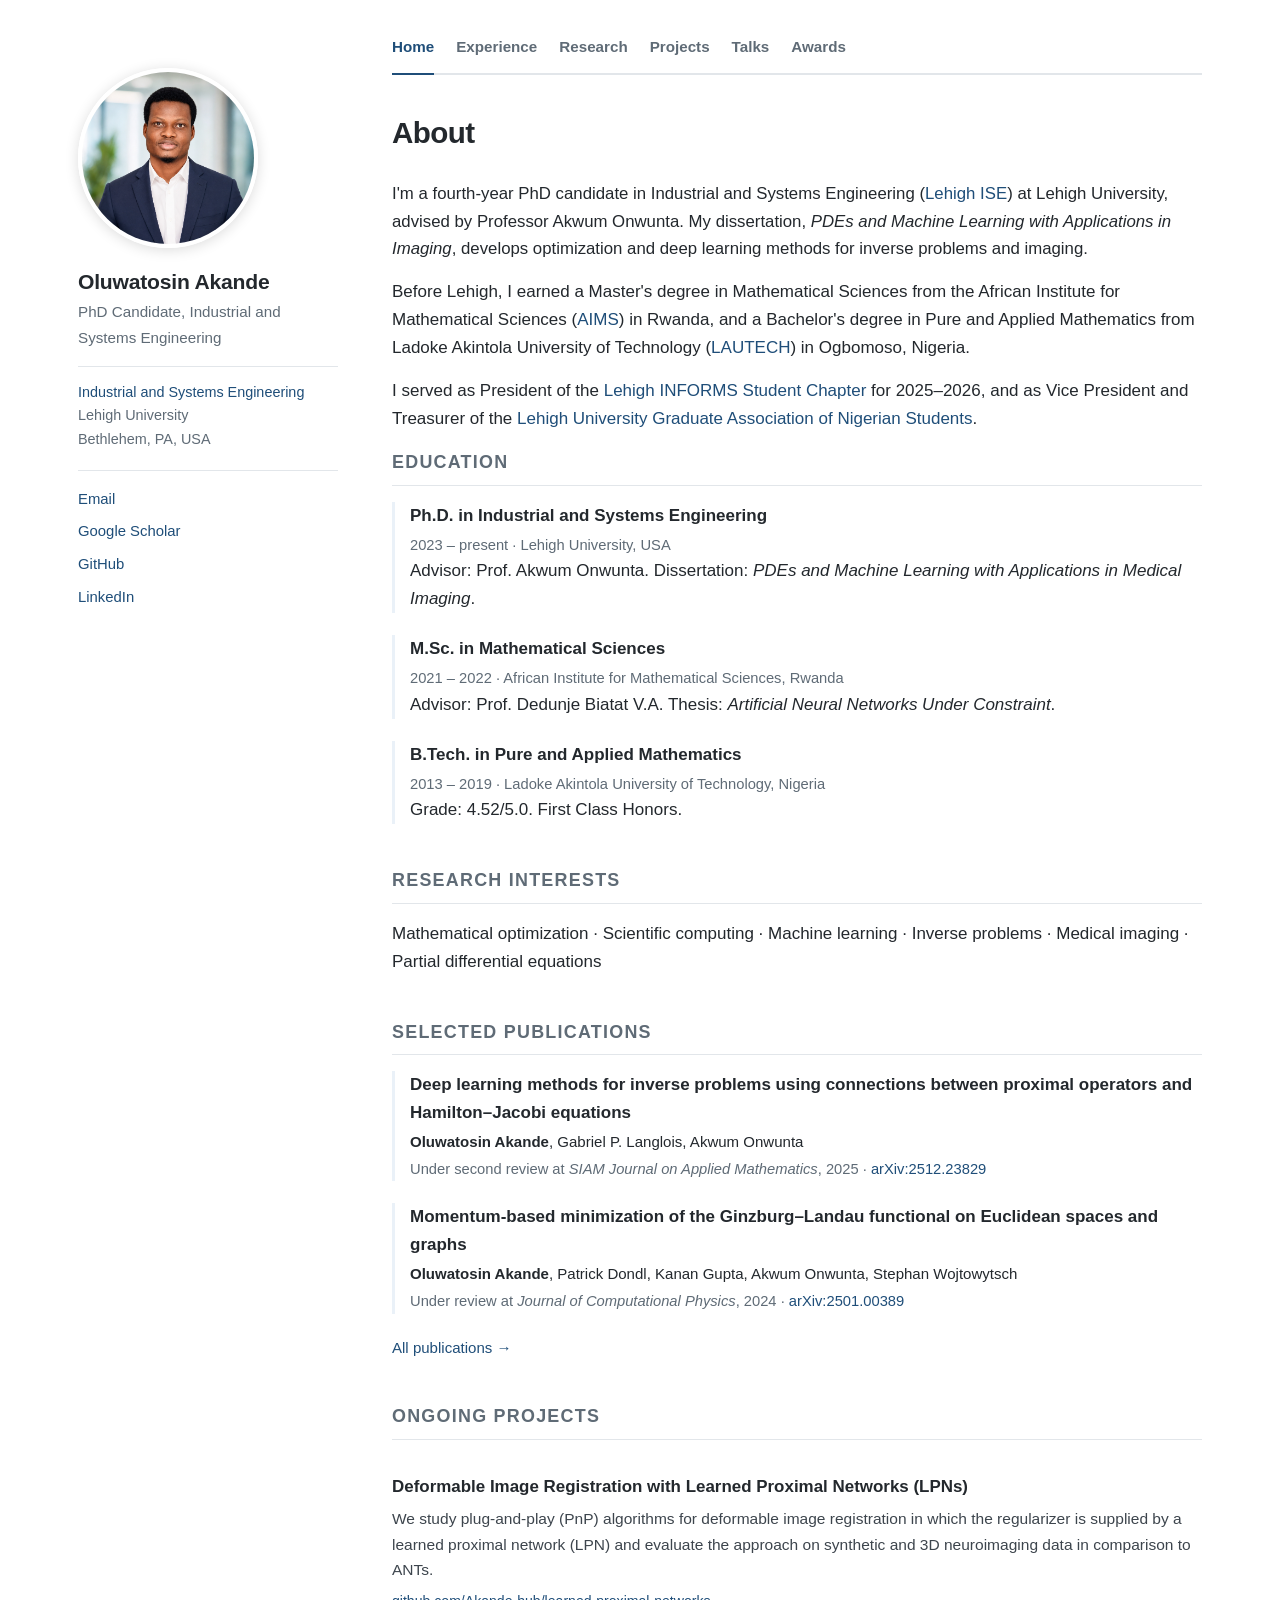
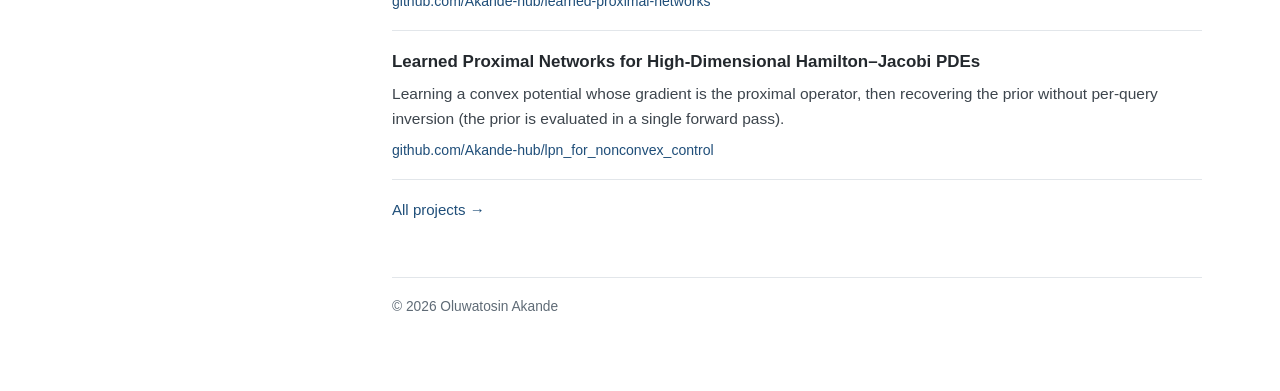
<file: index.html>
<!DOCTYPE html>
<html lang="en">
<head>
<meta charset="utf-8">
<meta name="viewport" content="width=device-width, initial-scale=1">
<title>Home &middot; Oluwatosin Akande</title>
<meta name="description" content="Oluwatosin Akande - PhD candidate in Industrial and Systems Engineering at Lehigh University. Mathematical optimization, machine learning, inverse problems, and PDEs.">
<link rel="stylesheet" href="assets/style.css">
</head>
<body>
<div class="wrap">

  <aside class="sidebar">
    <img class="avatar" src="assets/avatar.jpg" alt="Oluwatosin Akande">
    <h1>Oluwatosin Akande</h1>
    <p class="role">PhD Candidate, Industrial and Systems Engineering</p>
    <div class="affil">
      <a href="https://engineering.lehigh.edu/ise">Industrial and Systems Engineering</a><br>
      Lehigh University<br>
      Bethlehem, PA, USA
    </div>
    <ul class="links">
        <li><a href="mailto:oaa323@lehigh.edu">Email</a></li>
        <li><a href="https://scholar.google.com/citations?user=tNDgo-8AAAAJ&hl=en">Google Scholar</a></li>
        <li><a href="https://github.com/Akande-hub">GitHub</a></li>
        <li><a href="https://www.linkedin.com/in/akandeoluwatosin/">LinkedIn</a></li>
    </ul>
  </aside>

  <main class="main">
    <nav class="top">
        <a href="index.html" class="active">Home</a>
        <a href="experience.html">Experience</a>
        <a href="research.html">Research</a>
        <a href="projects.html">Projects</a>
        <a href="talks.html">Talks</a>
        <a href="awards.html">Awards</a>
    </nav>

    <h2 class="page-title">About</h2>

    <p class="lead">I'm a fourth-year PhD candidate in Industrial and Systems Engineering
    (<a href="https://engineering.lehigh.edu/ise">Lehigh ISE</a>) at Lehigh University, advised by
    Professor Akwum Onwunta. My dissertation, <em>PDEs and Machine Learning with Applications
    in Imaging</em>, develops optimization and deep learning methods for inverse
    problems and imaging.</p>
    <p>Before Lehigh, I earned a Master's degree in Mathematical Sciences from the African
    Institute for Mathematical Sciences (<a href="https://aims.ac.rw/">AIMS</a>) in Rwanda, and a
    Bachelor's degree in Pure and Applied Mathematics from Ladoke Akintola University of
    Technology (<a href="https://www.lautech.edu.ng/undergraduate-programmes">LAUTECH</a>) in
    Ogbomoso, Nigeria.</p>
    <p>I served as President of the
    <a href="https://www.linkedin.com/company/lehigh-informs-student-chapter/">Lehigh INFORMS Student Chapter</a>
    for 2025&ndash;2026, and as Vice President and Treasurer of the
    <a href="https://www.linkedin.com/company/nigerian-club-lehigh-university/">Lehigh University Graduate Association of Nigerian Students</a>.</p>

    <h3 class="section">Education</h3>

    <div class="entry">
      <span class="title">Ph.D. in Industrial and Systems Engineering</span>
      <div class="meta">2023 &ndash; present &middot; Lehigh University, USA</div>
      <p>Advisor: Prof. Akwum Onwunta. Dissertation: <em>PDEs and Machine Learning with Applications in Medical Imaging</em>.</p>
    </div>

    <div class="entry">
      <span class="title">M.Sc. in Mathematical Sciences</span>
      <div class="meta">2021 &ndash; 2022 &middot; African Institute for Mathematical Sciences, Rwanda</div>
      <p>Advisor: Prof. Dedunje Biatat V.A. Thesis: <em>Artificial Neural Networks Under Constraint</em>.</p>
    </div>

    <div class="entry">
      <span class="title">B.Tech. in Pure and Applied Mathematics</span>
      <div class="meta">2013 &ndash; 2019 &middot; Ladoke Akintola University of Technology, Nigeria</div>
      <p>Grade: 4.52/5.0. First Class Honors.</p>
    </div>

    <h3 class="section">Research Interests</h3>
    <p>Mathematical optimization &middot; Scientific computing &middot; Machine learning &middot; Inverse problems &middot; Medical imaging &middot; Partial differential equations</p>

    <h3 class="section">Selected Publications</h3>

    <div class="entry">
      <span class="title">Deep learning methods for inverse problems using connections between proximal operators and Hamilton&ndash;Jacobi equations</span>
      <div class="authors"><span class="me">Oluwatosin Akande</span>, Gabriel P. Langlois, Akwum Onwunta</div>
      <div class="meta">Under second review at <em>SIAM Journal on Applied Mathematics</em>, 2025 &middot;
      <a href="https://arxiv.org/abs/2512.23829">arXiv:2512.23829</a></div>
    </div>

    <div class="entry">
      <span class="title">Momentum-based minimization of the Ginzburg&ndash;Landau functional on Euclidean spaces and graphs</span>
      <div class="authors"><span class="me">Oluwatosin Akande</span>, Patrick Dondl, Kanan Gupta, Akwum Onwunta, Stephan Wojtowytsch</div>
      <div class="meta">Under review at <em>Journal of Computational Physics</em>, 2024 &middot;
      <a href="https://arxiv.org/abs/2501.00389">arXiv:2501.00389</a></div>
    </div>

    <p class="more"><a href="research.html">All publications &rarr;</a></p>

    <h3 class="section">Ongoing Projects</h3>

    <div class="project">
      <h4>Deformable Image Registration with Learned Proximal Networks (LPNs)</h4>
      <p>We study plug-and-play (PnP) algorithms for deformable image registration in which the regularizer is supplied by a learned proximal network (LPN) and evaluate the approach on synthetic and 3D neuroimaging data in comparison to ANTs.</p>
      <div class="repo"><a href="https://github.com/Akande-hub/learned-proximal-networks">github.com/Akande-hub/learned-proximal-networks</a></div>
    </div>

    <div class="project">
      <h4>Learned Proximal Networks for High-Dimensional Hamilton&ndash;Jacobi PDEs</h4>
      <p>Learning a convex potential whose gradient is the proximal operator, then recovering the prior without per-query inversion (the prior is evaluated in a single forward pass).</p>
      <div class="repo"><a href="https://github.com/Akande-hub/lpn_for_nonconvex_control">github.com/Akande-hub/lpn_for_nonconvex_control</a></div>
    </div>

    <p class="more"><a href="projects.html">All projects &rarr;</a></p>

    <footer class="site">
      &copy; 2026 Oluwatosin Akande
    </footer>
  </main>

</div>
</body>
</html>
</file>
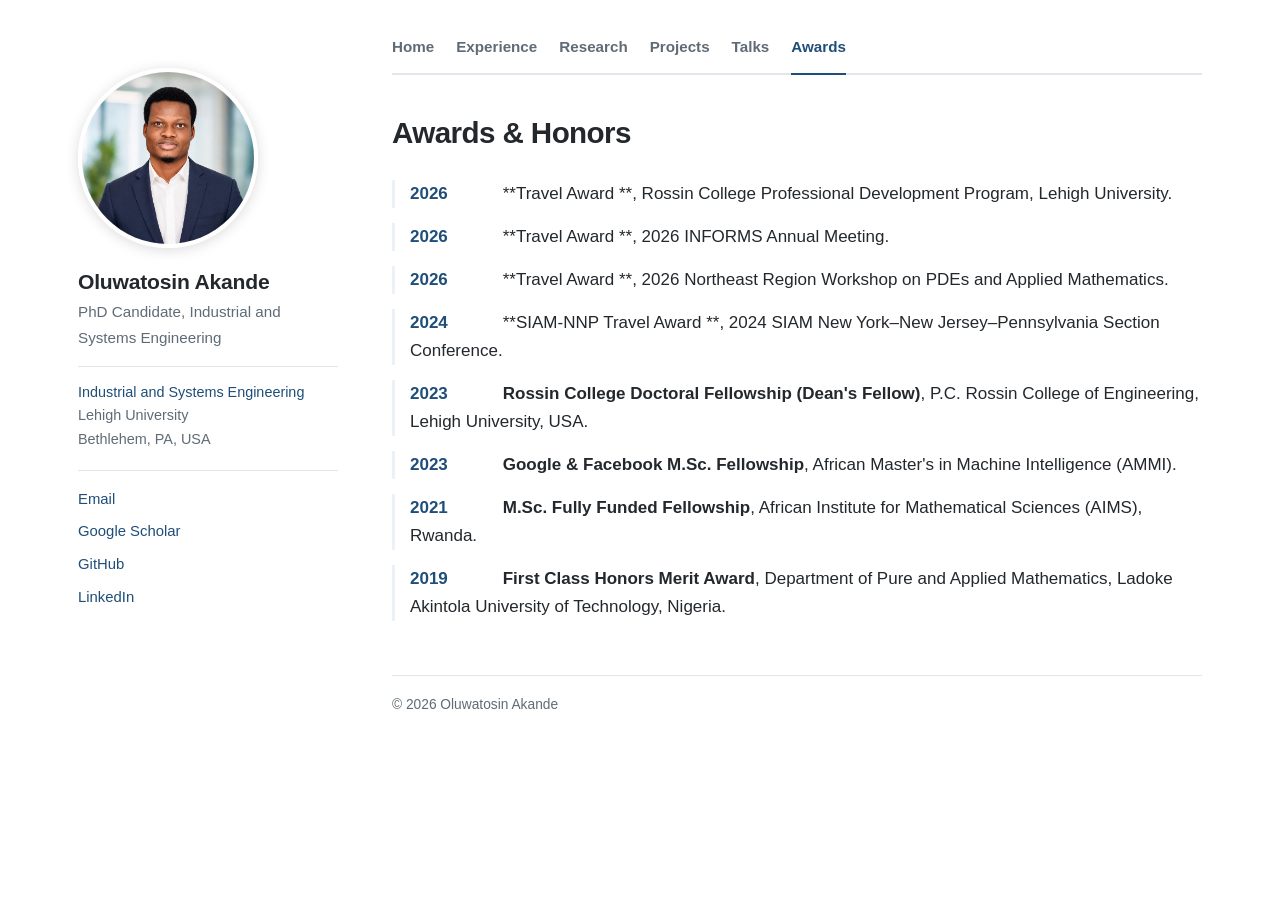
<file: awards.html>
<!DOCTYPE html>
<html lang="en">
<head>
<meta charset="utf-8">
<meta name="viewport" content="width=device-width, initial-scale=1">
<title>Awards &amp; Honors &middot; Oluwatosin Akande</title>
<meta name="description" content="Oluwatosin Akande - PhD candidate in Industrial and Systems Engineering at Lehigh University. Mathematical optimization, machine learning, inverse problems, and PDEs.">
<link rel="stylesheet" href="assets/style.css">
</head>
<body>
<div class="wrap">

  <aside class="sidebar">
    <img class="avatar" src="assets/avatar.jpg" alt="Oluwatosin Akande">
    <h1>Oluwatosin Akande</h1>
    <p class="role">PhD Candidate, Industrial and Systems Engineering</p>
    <div class="affil">
      <a href="https://engineering.lehigh.edu/ise">Industrial and Systems Engineering</a><br>
      Lehigh University<br>
      Bethlehem, PA, USA
    </div>
    <ul class="links">
        <li><a href="mailto:oaa323@lehigh.edu">Email</a></li>
        <li><a href="https://scholar.google.com/citations?user=tNDgo-8AAAAJ&hl=en">Google Scholar</a></li>
        <li><a href="https://github.com/Akande-hub">GitHub</a></li>
        <li><a href="https://www.linkedin.com/in/akandeoluwatosin/">LinkedIn</a></li>
    </ul>
  </aside>

  <main class="main">
    <nav class="top">
        <a href="index.html">Home</a>
        <a href="experience.html">Experience</a>
        <a href="research.html">Research</a>
        <a href="projects.html">Projects</a>
        <a href="talks.html">Talks</a>
        <a href="awards.html" class="active">Awards</a>
    </nav>

    <h2 class="page-title">Awards &amp; Honors</h2>

    <ul class="plain">
      <li><span class="year">2026</span> **Travel Award **, Rossin College Professional Development Program, Lehigh University.</li>
      <li><span class="year">2026</span> **Travel Award **, 2026 INFORMS Annual Meeting.</li>
      <li><span class="year">2026</span> **Travel Award **, 2026 Northeast Region Workshop on PDEs and Applied Mathematics.</li>
      <li><span class="year">2024</span> **SIAM-NNP Travel Award **, 2024 SIAM New York&ndash;New Jersey&ndash;Pennsylvania Section Conference.</li>
      <li><span class="year">2023</span> <strong>Rossin College Doctoral Fellowship (Dean's Fellow)</strong>, P.C. Rossin College of Engineering, Lehigh University, USA.</li>
      <li><span class="year">2023</span> <strong>Google &amp; Facebook M.Sc. Fellowship</strong>, African Master's in Machine Intelligence (AMMI).</li>
      <li><span class="year">2021</span> <strong>M.Sc. Fully Funded Fellowship</strong>, African Institute for Mathematical Sciences (AIMS), Rwanda.</li>
      <li><span class="year">2019</span> <strong>First Class Honors Merit Award</strong>, Department of Pure and Applied Mathematics, Ladoke Akintola University of Technology, Nigeria.</li>
    </ul>

    <footer class="site">
      &copy; 2026 Oluwatosin Akande
    </footer>
  </main>

</div>
</body>
</html>
</file>
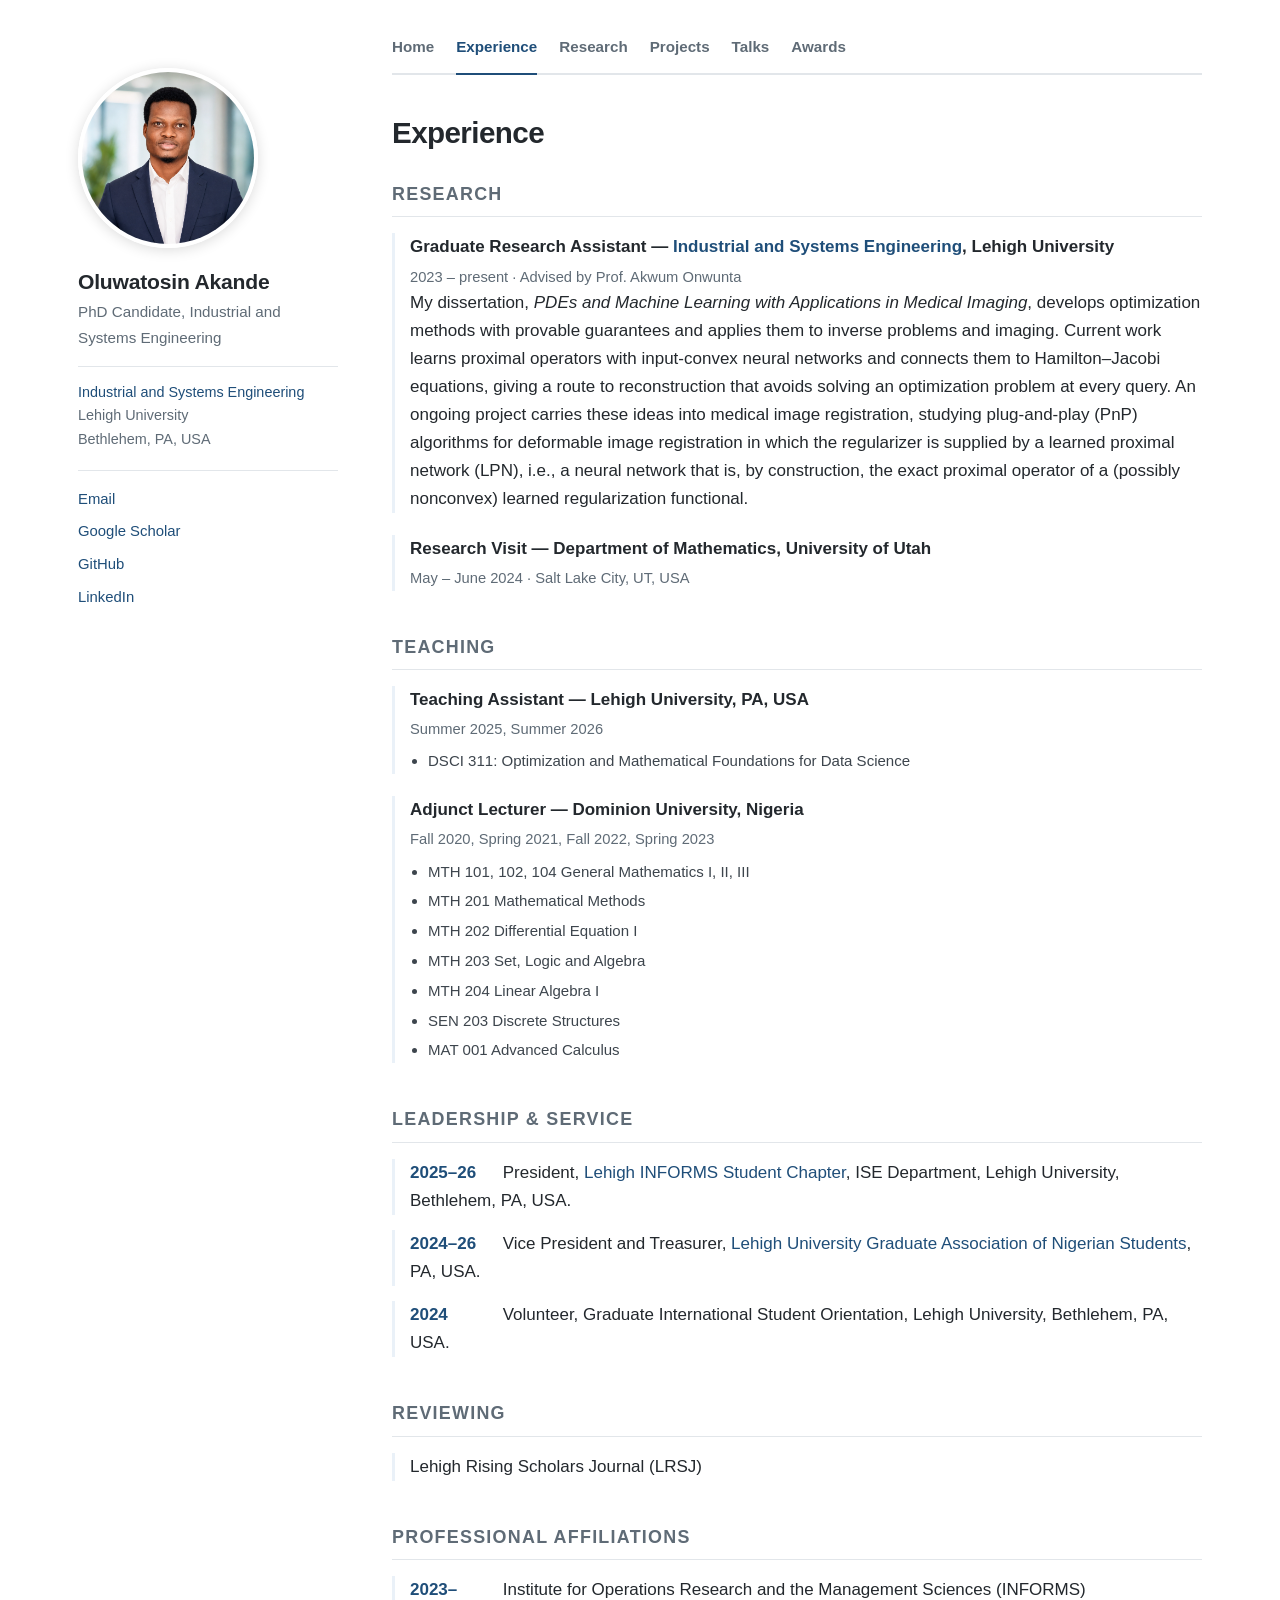
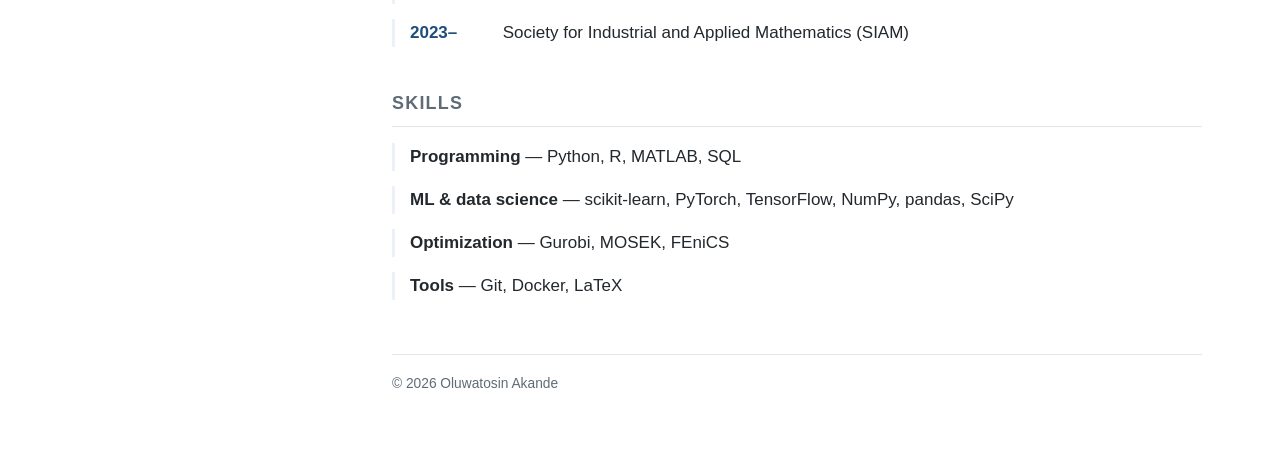
<file: experience.html>
<!DOCTYPE html>
<html lang="en">
<head>
<meta charset="utf-8">
<meta name="viewport" content="width=device-width, initial-scale=1">
<title>Experience &middot; Oluwatosin Akande</title>
<meta name="description" content="Oluwatosin Akande - PhD candidate in Industrial and Systems Engineering at Lehigh University. Mathematical optimization, machine learning, inverse problems, and PDEs.">
<link rel="stylesheet" href="assets/style.css">
</head>
<body>
<div class="wrap">

  <aside class="sidebar">
    <img class="avatar" src="assets/avatar.jpg" alt="Oluwatosin Akande">
    <h1>Oluwatosin Akande</h1>
    <p class="role">PhD Candidate, Industrial and Systems Engineering</p>
    <div class="affil">
      <a href="https://engineering.lehigh.edu/ise">Industrial and Systems Engineering</a><br>
      Lehigh University<br>
      Bethlehem, PA, USA
    </div>
    <ul class="links">
        <li><a href="mailto:oaa323@lehigh.edu">Email</a></li>
        <li><a href="https://scholar.google.com/citations?user=tNDgo-8AAAAJ&hl=en">Google Scholar</a></li>
        <li><a href="https://github.com/Akande-hub">GitHub</a></li>
        <li><a href="https://www.linkedin.com/in/akandeoluwatosin/">LinkedIn</a></li>
    </ul>
  </aside>

  <main class="main">
    <nav class="top">
        <a href="index.html">Home</a>
        <a href="experience.html" class="active">Experience</a>
        <a href="research.html">Research</a>
        <a href="projects.html">Projects</a>
        <a href="talks.html">Talks</a>
        <a href="awards.html">Awards</a>
    </nav>

    <h2 class="page-title">Experience</h2>

    <h3 class="section">Research</h3>

    <div class="entry">
      <span class="title">Graduate Research Assistant &mdash; <a href="https://engineering.lehigh.edu/ise">Industrial and Systems Engineering</a>, Lehigh University</span>
      <div class="meta">2023 &ndash; present &middot; Advised by Prof. Akwum Onwunta</div>
      <p>My dissertation, <em>PDEs and Machine Learning with Applications in Medical Imaging</em>, develops optimization methods with provable guarantees and applies them to inverse problems and imaging. Current work learns proximal operators with input-convex neural networks and connects them to Hamilton&ndash;Jacobi equations, giving a route to reconstruction that avoids solving an optimization problem at every query. An ongoing project carries these ideas into medical image registration, studying plug-and-play (PnP) algorithms for deformable image registration in which the regularizer is supplied by a learned proximal network (LPN), i.e., a neural network that is, by construction, the exact proximal operator of a (possibly nonconvex) learned regularization functional.</p>
    </div>

    <div class="entry">
      <span class="title">Research Visit &mdash; Department of Mathematics, University of Utah</span>
      <div class="meta">May &ndash; June 2024 &middot; Salt Lake City, UT, USA</div>
    </div>

    <h3 class="section">Teaching</h3>

    <div class="entry">
      <span class="title">Teaching Assistant &mdash; Lehigh University, PA, USA</span>
      <div class="meta">Summer 2025, Summer 2026</div>
      <ul class="plain tight">
        <li>DSCI 311: Optimization and Mathematical Foundations for Data Science</li>
      </ul>
    </div>

    <div class="entry">
      <span class="title">Adjunct Lecturer &mdash; Dominion University, Nigeria</span>
      <div class="meta">Fall 2020, Spring 2021, Fall 2022, Spring 2023</div>
      <ul class="plain tight">
        <li>MTH 101, 102, 104 General Mathematics I, II, III</li>
        <li>MTH 201 Mathematical Methods</li>
        <li>MTH 202 Differential Equation I</li>
        <li>MTH 203 Set, Logic and Algebra</li>
        <li>MTH 204 Linear Algebra I</li>
        <li>SEN 203 Discrete Structures</li>
        <li>MAT 001 Advanced Calculus</li>
      </ul>
    </div>

    <h3 class="section">Leadership &amp; Service</h3>
    <ul class="plain">
      <li><span class="year">2025&ndash;26</span> President, <a href="https://www.linkedin.com/company/lehigh-informs-student-chapter/">Lehigh INFORMS Student Chapter</a>, ISE Department, Lehigh University, Bethlehem, PA, USA.</li>
      <li><span class="year">2024&ndash;26</span> Vice President and Treasurer, <a href="https://www.linkedin.com/company/nigerian-club-lehigh-university/">Lehigh University Graduate Association of Nigerian Students</a>, PA, USA.</li>
      <li><span class="year">2024</span> Volunteer, Graduate International Student Orientation, Lehigh University, Bethlehem, PA, USA.</li>
    </ul>

    <h3 class="section">Reviewing</h3>
    <ul class="plain">
      <li>Lehigh Rising Scholars Journal (LRSJ)</li>
    </ul>

    <h3 class="section">Professional Affiliations</h3>
    <ul class="plain">
      <li><span class="year">2023&ndash;</span> Institute for Operations Research and the Management Sciences (INFORMS)</li>
      <li><span class="year">2023&ndash;</span> Society for Industrial and Applied Mathematics (SIAM)</li>
    </ul>

    <h3 class="section">Skills</h3>
    <ul class="plain">
      <li><strong>Programming</strong> &mdash; Python, R, MATLAB, SQL</li>
      <li><strong>ML &amp; data science</strong> &mdash; scikit-learn, PyTorch, TensorFlow, NumPy, pandas, SciPy</li>
      <li><strong>Optimization</strong> &mdash; Gurobi, MOSEK, FEniCS</li>
      <li><strong>Tools</strong> &mdash; Git, Docker, LaTeX</li>
    </ul>

    <footer class="site">
      &copy; 2026 Oluwatosin Akande
    </footer>
  </main>

</div>
</body>
</html>
</file>
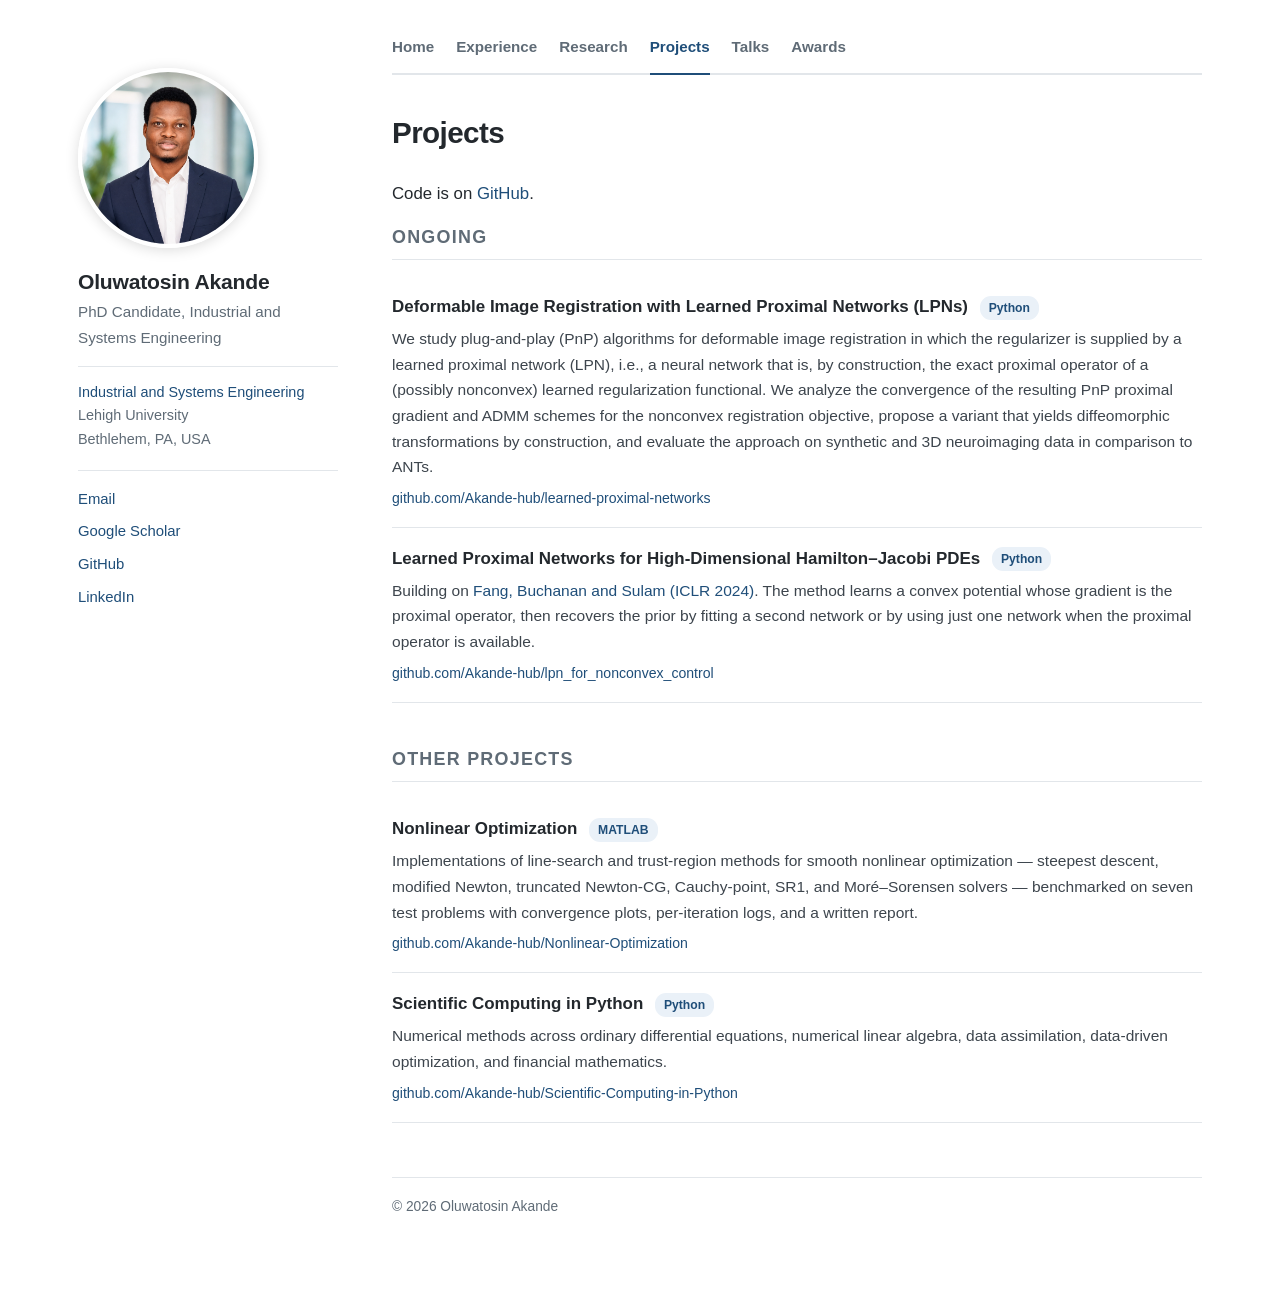
<file: projects.html>
<!DOCTYPE html>
<html lang="en">
<head>
<meta charset="utf-8">
<meta name="viewport" content="width=device-width, initial-scale=1">
<title>Projects &middot; Oluwatosin Akande</title>
<meta name="description" content="Oluwatosin Akande - PhD candidate in Industrial and Systems Engineering at Lehigh University. Mathematical optimization, machine learning, inverse problems, and PDEs.">
<link rel="stylesheet" href="assets/style.css">
</head>
<body>
<div class="wrap">

  <aside class="sidebar">
    <img class="avatar" src="assets/avatar.jpg" alt="Oluwatosin Akande">
    <h1>Oluwatosin Akande</h1>
    <p class="role">PhD Candidate, Industrial and Systems Engineering</p>
    <div class="affil">
      <a href="https://engineering.lehigh.edu/ise">Industrial and Systems Engineering</a><br>
      Lehigh University<br>
      Bethlehem, PA, USA
    </div>
    <ul class="links">
        <li><a href="mailto:oaa323@lehigh.edu">Email</a></li>
        <li><a href="https://scholar.google.com/citations?user=tNDgo-8AAAAJ&hl=en">Google Scholar</a></li>
        <li><a href="https://github.com/Akande-hub">GitHub</a></li>
        <li><a href="https://www.linkedin.com/in/akandeoluwatosin/">LinkedIn</a></li>
    </ul>
  </aside>

  <main class="main">
    <nav class="top">
        <a href="index.html">Home</a>
        <a href="experience.html">Experience</a>
        <a href="research.html">Research</a>
        <a href="projects.html" class="active">Projects</a>
        <a href="talks.html">Talks</a>
        <a href="awards.html">Awards</a>
    </nav>

    <h2 class="page-title">Projects</h2>

    <p class="lead">Code is on <a href="https://github.com/Akande-hub">GitHub</a>.</p>

    <h3 class="section">Ongoing</h3>

    <div class="project">
      <h4>Deformable Image Registration with Learned Proximal Networks (LPNs) <span class="tag">Python</span></h4>
      <p>We study plug-and-play (PnP) algorithms for deformable image registration in which the regularizer is supplied by a learned proximal network (LPN), i.e., a neural network that is, by construction, the exact proximal operator of a (possibly nonconvex) learned regularization functional. We analyze the convergence of the resulting PnP proximal gradient and ADMM schemes for the nonconvex registration objective, propose a variant that yields diffeomorphic transformations by construction, and evaluate the approach on synthetic and 3D neuroimaging data in comparison to ANTs.</p>
      <div class="repo"><a href="https://github.com/Akande-hub/learned-proximal-networks">github.com/Akande-hub/learned-proximal-networks</a></div>
    </div>

    <div class="project">
      <h4>Learned Proximal Networks for High-Dimensional Hamilton&ndash;Jacobi PDEs <span class="tag">Python</span></h4>
      <p>Building on <a href="https://openreview.net/pdf?id=kNPcOaqC5r">Fang, Buchanan and Sulam (ICLR 2024)</a>. The method learns a convex potential whose gradient is the proximal operator, then recovers the prior by fitting a second network or by using just one network when the proximal operator is available.</p>
      <div class="repo"><a href="https://github.com/Akande-hub/lpn_for_nonconvex_control">github.com/Akande-hub/lpn_for_nonconvex_control</a></div>
    </div>

    <h3 class="section">Other Projects</h3>

    <div class="project">
      <h4>Nonlinear Optimization <span class="tag">MATLAB</span></h4>
      <p>Implementations of line-search and trust-region methods for smooth nonlinear optimization &mdash; steepest descent, modified Newton, truncated Newton-CG, Cauchy-point, SR1, and Mor&eacute;&ndash;Sorensen solvers &mdash; benchmarked on seven test problems with convergence plots, per-iteration logs, and a written report.</p>
      <div class="repo"><a href="https://github.com/Akande-hub/Nonlinear-Optimization">github.com/Akande-hub/Nonlinear-Optimization</a></div>
    </div>

    <div class="project">
      <h4>Scientific Computing in Python <span class="tag">Python</span></h4>
      <p>Numerical methods across ordinary differential equations, numerical linear algebra, data assimilation, data-driven optimization, and financial mathematics.</p>
      <div class="repo"><a href="https://github.com/Akande-hub/Scientific-Computing-in-Python">github.com/Akande-hub/Scientific-Computing-in-Python</a></div>
    </div>

    <footer class="site">
      &copy; 2026 Oluwatosin Akande
    </footer>
  </main>

</div>
</body>
</html>
</file>
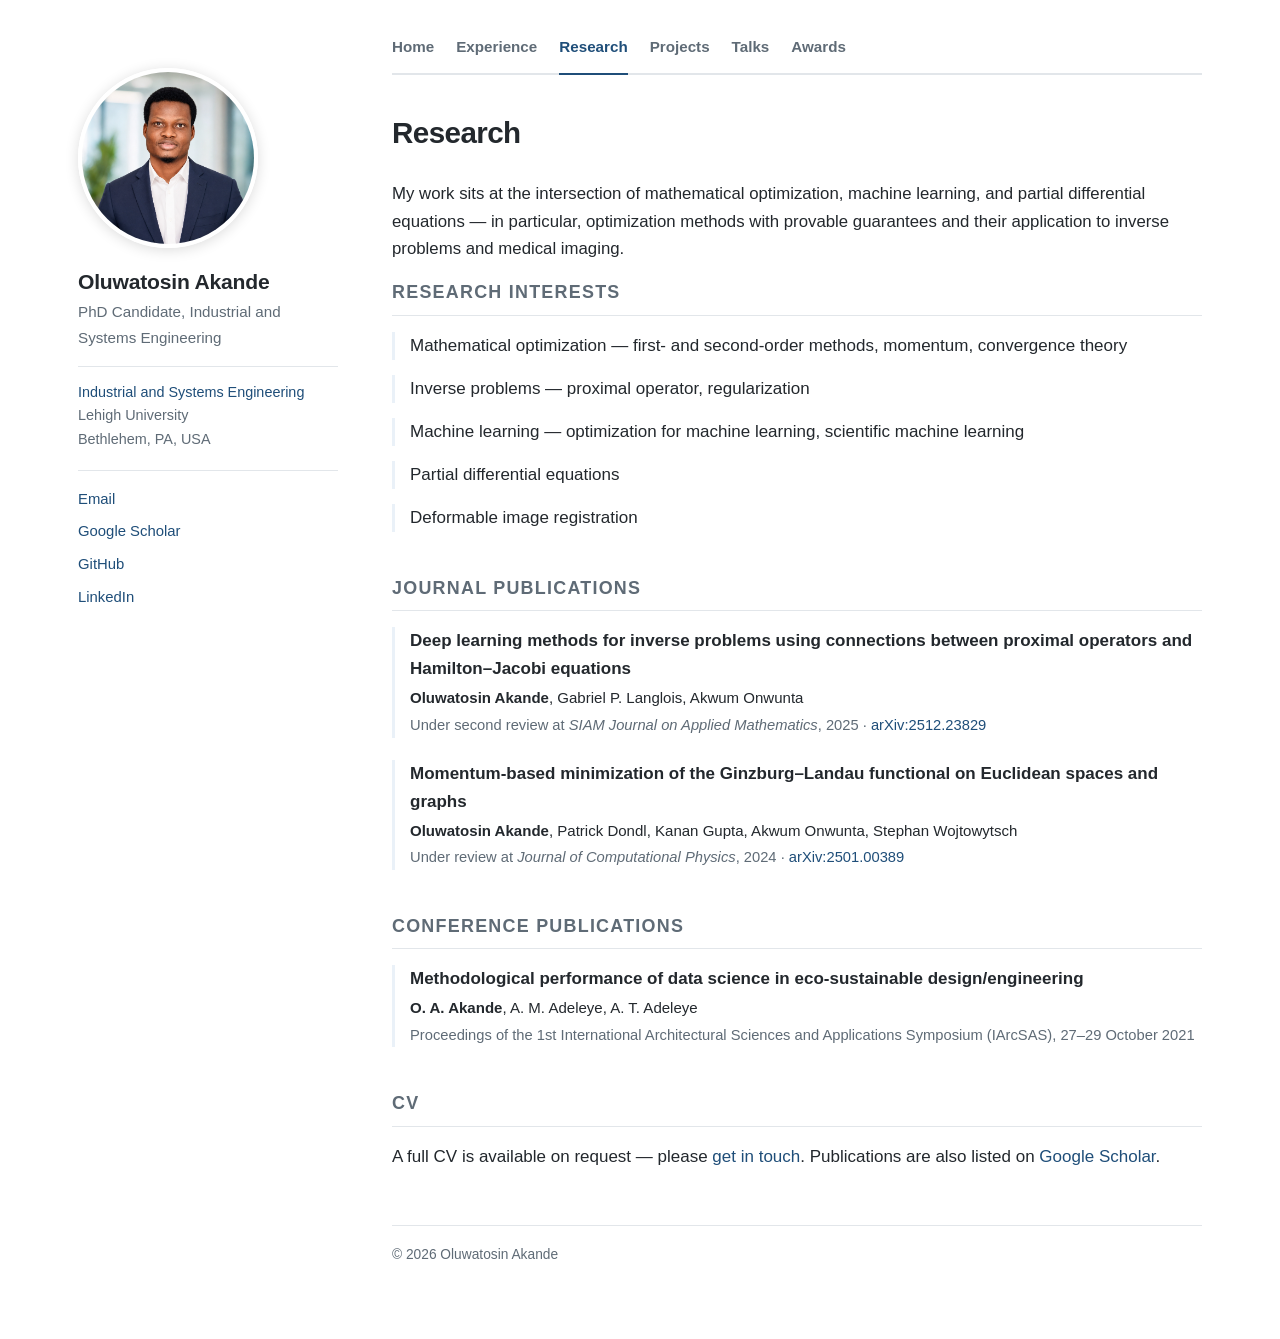
<file: research.html>
<!DOCTYPE html>
<html lang="en">
<head>
<meta charset="utf-8">
<meta name="viewport" content="width=device-width, initial-scale=1">
<title>Research &middot; Oluwatosin Akande</title>
<meta name="description" content="Oluwatosin Akande - PhD candidate in Industrial and Systems Engineering at Lehigh University. Mathematical optimization, machine learning, inverse problems, and PDEs.">
<link rel="stylesheet" href="assets/style.css">
</head>
<body>
<div class="wrap">

  <aside class="sidebar">
    <img class="avatar" src="assets/avatar.jpg" alt="Oluwatosin Akande">
    <h1>Oluwatosin Akande</h1>
    <p class="role">PhD Candidate, Industrial and Systems Engineering</p>
    <div class="affil">
      <a href="https://engineering.lehigh.edu/ise">Industrial and Systems Engineering</a><br>
      Lehigh University<br>
      Bethlehem, PA, USA
    </div>
    <ul class="links">
        <li><a href="mailto:oaa323@lehigh.edu">Email</a></li>
        <li><a href="https://scholar.google.com/citations?user=tNDgo-8AAAAJ&hl=en">Google Scholar</a></li>
        <li><a href="https://github.com/Akande-hub">GitHub</a></li>
        <li><a href="https://www.linkedin.com/in/akandeoluwatosin/">LinkedIn</a></li>
    </ul>
  </aside>

  <main class="main">
    <nav class="top">
        <a href="index.html">Home</a>
        <a href="experience.html">Experience</a>
        <a href="research.html" class="active">Research</a>
        <a href="projects.html">Projects</a>
        <a href="talks.html">Talks</a>
        <a href="awards.html">Awards</a>
    </nav>

    <h2 class="page-title">Research</h2>

    <p class="lead">My work sits at the intersection of mathematical optimization, machine learning, and partial differential equations &mdash; in particular, optimization methods with provable guarantees and their application to inverse problems and medical imaging.</p>

    <h3 class="section">Research Interests</h3>
    <ul class="plain">
      <li>Mathematical optimization &mdash; first- and second-order methods, momentum, convergence theory</li>
      <li>Inverse problems &mdash; proximal operator, regularization</li>
      <li>Machine learning &mdash; optimization for machine learning, scientific machine learning</li>
      <li>Partial differential equations</li>
      <li>Deformable image registration</li>
    </ul>

    <h3 class="section">Journal Publications</h3>

    <div class="entry">
      <span class="title">Deep learning methods for inverse problems using connections between proximal operators and Hamilton&ndash;Jacobi equations</span>
      <div class="authors"><span class="me">Oluwatosin Akande</span>, Gabriel P. Langlois, Akwum Onwunta</div>
      <div class="meta">Under second review at <em>SIAM Journal on Applied Mathematics</em>, 2025 &middot;
      <a href="https://arxiv.org/abs/2512.23829">arXiv:2512.23829</a></div>
    </div>

    <div class="entry">
      <span class="title">Momentum-based minimization of the Ginzburg&ndash;Landau functional on Euclidean spaces and graphs</span>
      <div class="authors"><span class="me">Oluwatosin Akande</span>, Patrick Dondl, Kanan Gupta, Akwum Onwunta, Stephan Wojtowytsch</div>
      <div class="meta">Under review at <em>Journal of Computational Physics</em>, 2024 &middot;
      <a href="https://arxiv.org/abs/2501.00389">arXiv:2501.00389</a></div>
    </div>

    <h3 class="section">Conference Publications</h3>

    <div class="entry">
      <span class="title">Methodological performance of data science in eco-sustainable design/engineering</span>
      <div class="authors"><span class="me">O. A. Akande</span>, A. M. Adeleye, A. T. Adeleye</div>
      <div class="meta">Proceedings of the 1st International Architectural Sciences and Applications Symposium (IArcSAS), 27&ndash;29 October 2021</div>
    </div>

    <h3 class="section">CV</h3>
    <p>A full CV is available on request &mdash; please <a href="mailto:oaa323@lehigh.edu">get in touch</a>. Publications are also listed on <a href="https://scholar.google.com/citations?user=tNDgo-8AAAAJ&amp;hl=en">Google Scholar</a>.</p>

    <footer class="site">
      &copy; 2026 Oluwatosin Akande
    </footer>
  </main>

</div>
</body>
</html>
</file>
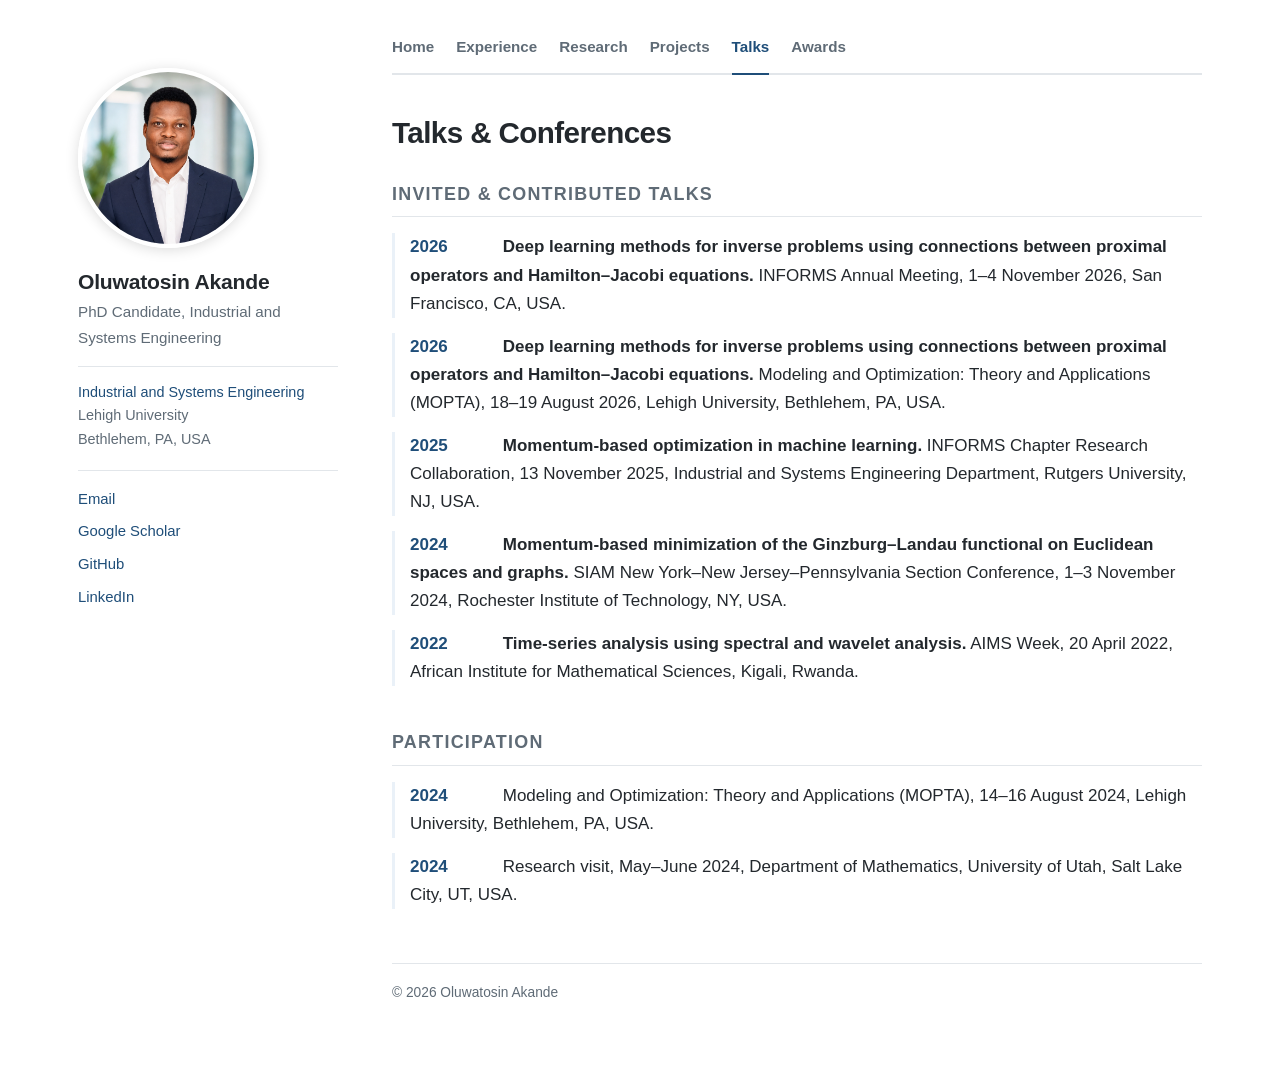
<file: talks.html>
<!DOCTYPE html>
<html lang="en">
<head>
<meta charset="utf-8">
<meta name="viewport" content="width=device-width, initial-scale=1">
<title>Talks &middot; Oluwatosin Akande</title>
<meta name="description" content="Oluwatosin Akande - PhD candidate in Industrial and Systems Engineering at Lehigh University. Mathematical optimization, machine learning, inverse problems, and PDEs.">
<link rel="stylesheet" href="assets/style.css">
</head>
<body>
<div class="wrap">

  <aside class="sidebar">
    <img class="avatar" src="assets/avatar.jpg" alt="Oluwatosin Akande">
    <h1>Oluwatosin Akande</h1>
    <p class="role">PhD Candidate, Industrial and Systems Engineering</p>
    <div class="affil">
      <a href="https://engineering.lehigh.edu/ise">Industrial and Systems Engineering</a><br>
      Lehigh University<br>
      Bethlehem, PA, USA
    </div>
    <ul class="links">
        <li><a href="mailto:oaa323@lehigh.edu">Email</a></li>
        <li><a href="https://scholar.google.com/citations?user=tNDgo-8AAAAJ&hl=en">Google Scholar</a></li>
        <li><a href="https://github.com/Akande-hub">GitHub</a></li>
        <li><a href="https://www.linkedin.com/in/akandeoluwatosin/">LinkedIn</a></li>
    </ul>
  </aside>

  <main class="main">
    <nav class="top">
        <a href="index.html">Home</a>
        <a href="experience.html">Experience</a>
        <a href="research.html">Research</a>
        <a href="projects.html">Projects</a>
        <a href="talks.html" class="active">Talks</a>
        <a href="awards.html">Awards</a>
    </nav>

    <h2 class="page-title">Talks &amp; Conferences</h2>

    <h3 class="section">Invited &amp; Contributed Talks</h3>
    <ul class="plain">
      <li><span class="year">2026</span> <strong>Deep learning methods for inverse problems using connections between proximal operators and Hamilton&ndash;Jacobi equations.</strong> INFORMS Annual Meeting, 1&ndash;4 November 2026, San Francisco, CA, USA.</li>
      <li><span class="year">2026</span> <strong>Deep learning methods for inverse problems using connections between proximal operators and Hamilton&ndash;Jacobi equations.</strong> Modeling and Optimization: Theory and Applications (MOPTA), 18&ndash;19 August 2026, Lehigh University, Bethlehem, PA, USA.</li>
      <li><span class="year">2025</span> <strong>Momentum-based optimization in machine learning.</strong> INFORMS Chapter Research Collaboration, 13 November 2025, Industrial and Systems Engineering Department, Rutgers University, NJ, USA.</li>
      <li><span class="year">2024</span> <strong>Momentum-based minimization of the Ginzburg&ndash;Landau functional on Euclidean spaces and graphs.</strong> SIAM New York&ndash;New Jersey&ndash;Pennsylvania Section Conference, 1&ndash;3 November 2024, Rochester Institute of Technology, NY, USA.</li>
      <li><span class="year">2022</span> <strong>Time-series analysis using spectral and wavelet analysis.</strong> AIMS Week, 20 April 2022, African Institute for Mathematical Sciences, Kigali, Rwanda.</li>
    </ul>

    <h3 class="section">Participation</h3>
    <ul class="plain">
      <li><span class="year">2024</span> Modeling and Optimization: Theory and Applications (MOPTA), 14&ndash;16 August 2024, Lehigh University, Bethlehem, PA, USA.</li>
      <li><span class="year">2024</span> Research visit, May&ndash;June 2024, Department of Mathematics, University of Utah, Salt Lake City, UT, USA.</li>
    </ul>

    <footer class="site">
      &copy; 2026 Oluwatosin Akande
    </footer>
  </main>

</div>
</body>
</html>
</file>
<file: assets/style.css>
/* Oluwatosin Akande - academic site
   Single stylesheet shared by every page. */

:root {
  --accent: #1f4e79;
  --accent-soft: #eaf1f8;
  --text: #23282d;
  --muted: #5f6b76;
  --rule: #e2e6ea;
  --bg: #ffffff;
  --max: 1180px;
}

* { box-sizing: border-box; }

html { -webkit-text-size-adjust: 100%; }

body {
  margin: 0;
  background: var(--bg);
  color: var(--text);
  font-family: "Source Sans Pro", -apple-system, BlinkMacSystemFont, "Segoe UI",
    Roboto, "Helvetica Neue", Arial, sans-serif;
  font-size: 17px;
  line-height: 1.65;
}

a { color: var(--accent); text-decoration: none; }
a:hover { text-decoration: underline; }

/* ---------- Layout ---------- */

.wrap {
  max-width: var(--max);
  margin: 0 auto;
  padding: 0 28px;
  display: grid;
  grid-template-columns: 260px 1fr;
  gap: 54px;
  align-items: start;
}

/* ---------- Sidebar ---------- */

.sidebar {
  position: sticky;
  top: 34px;
  padding: 34px 0 40px;
}

.sidebar .avatar {
  width: 180px;
  height: 180px;
  border-radius: 50%;
  object-fit: cover;
  display: block;
  margin-bottom: 20px;
  border: 4px solid #fff;
  box-shadow: 0 2px 14px rgba(0, 0, 0, 0.14);
}

.sidebar h1 {
  font-size: 1.32rem;
  line-height: 1.3;
  margin: 0 0 4px;
  letter-spacing: -0.01em;
}

.sidebar .role {
  color: var(--muted);
  font-size: 0.95rem;
  margin: 0 0 16px;
}

.sidebar .affil {
  font-size: 0.9rem;
  color: var(--muted);
  border-top: 1px solid var(--rule);
  padding-top: 14px;
  margin-top: 4px;
}

.links {
  list-style: none;
  margin: 18px 0 0;
  padding: 16px 0 0;
  border-top: 1px solid var(--rule);
  font-size: 0.93rem;
}

.links li { margin-bottom: 8px; }

/* ---------- Main column ---------- */

.main { padding: 34px 0 72px; min-width: 0; }

nav.top {
  margin-bottom: 34px;
  padding-bottom: 14px;
  border-bottom: 2px solid var(--rule);
  display: flex;
  flex-wrap: wrap;
  gap: 22px;
  font-size: 0.95rem;
}

nav.top a { color: var(--muted); font-weight: 600; }
nav.top a:hover { color: var(--accent); text-decoration: none; }
nav.top a.active {
  color: var(--accent);
  border-bottom: 2px solid var(--accent);
  padding-bottom: 12px;
  margin-bottom: -16px;
}

h2.page-title {
  font-size: 1.85rem;
  margin: 0 0 22px;
  letter-spacing: -0.02em;
}

h3.section {
  font-size: 1.12rem;
  text-transform: uppercase;
  letter-spacing: 0.07em;
  color: var(--muted);
  margin: 42px 0 16px;
  padding-bottom: 7px;
  border-bottom: 1px solid var(--rule);
}

h3.section:first-of-type { margin-top: 0; }

p { margin: 0 0 15px; }

.lead { font-size: 1.05rem; }

/* ---------- Entry lists ---------- */

.entry {
  margin-bottom: 22px;
  padding-left: 15px;
  border-left: 3px solid var(--accent-soft);
}

.entry .title { font-weight: 600; display: block; margin-bottom: 3px; }
.entry .meta { color: var(--muted); font-size: 0.92rem; }
.entry .authors { font-size: 0.94rem; margin-bottom: 2px; }
.entry .me { font-weight: 700; }

ul.plain { list-style: none; padding: 0; margin: 0; }

ul.plain > li {
  margin-bottom: 15px;
  padding-left: 15px;
  border-left: 3px solid var(--accent-soft);
}

.year {
  display: inline-block;
  min-width: 88px;
  color: var(--accent);
  font-weight: 700;
  font-variant-numeric: tabular-nums;
}

/* ---------- Project cards ---------- */

.project { padding: 17px 0; border-bottom: 1px solid var(--rule); }
.project:last-child { border-bottom: none; }
.project h4 { margin: 0 0 5px; font-size: 1.06rem; }
.project p { margin: 0 0 7px; color: #3d454d; font-size: 0.97rem; }
.project .repo { font-size: 0.88rem; }

.tag {
  display: inline-block;
  background: var(--accent-soft);
  color: var(--accent);
  font-size: 0.76rem;
  font-weight: 600;
  padding: 2px 9px;
  border-radius: 11px;
  margin-left: 7px;
  vertical-align: middle;
}

.more { margin-top: 18px; font-size: 0.94rem; }

footer.site {
  margin-top: 54px;
  padding-top: 18px;
  border-top: 1px solid var(--rule);
  color: var(--muted);
  font-size: 0.86rem;
}

/* ---------- Responsive ---------- */

@media (max-width: 860px) {
  .wrap { grid-template-columns: 1fr; gap: 0; padding: 0 20px; }
  .sidebar {
    position: static;
    text-align: center;
    padding-bottom: 26px;
    border-bottom: 1px solid var(--rule);
  }
  .sidebar .avatar { margin: 0 auto 16px; width: 140px; height: 140px; }
  .links { display: flex; flex-wrap: wrap; gap: 16px; justify-content: center; }
  .links li { margin-bottom: 0; }
  .main { padding-top: 26px; }
  nav.top { gap: 16px; font-size: 0.9rem; }
  nav.top a.active { padding-bottom: 0; margin-bottom: 0; border-bottom: none; }
}

/* ---------- Nested detail bullets inside an entry ---------- */

ul.plain.tight {
  list-style: disc;
  margin: 8px 0 0 18px;
  padding: 0;
}

ul.plain.tight > li {
  margin-bottom: 5px;
  padding-left: 0;
  border-left: none;
  font-size: 0.94rem;
  color: #3d454d;
}
</file>
